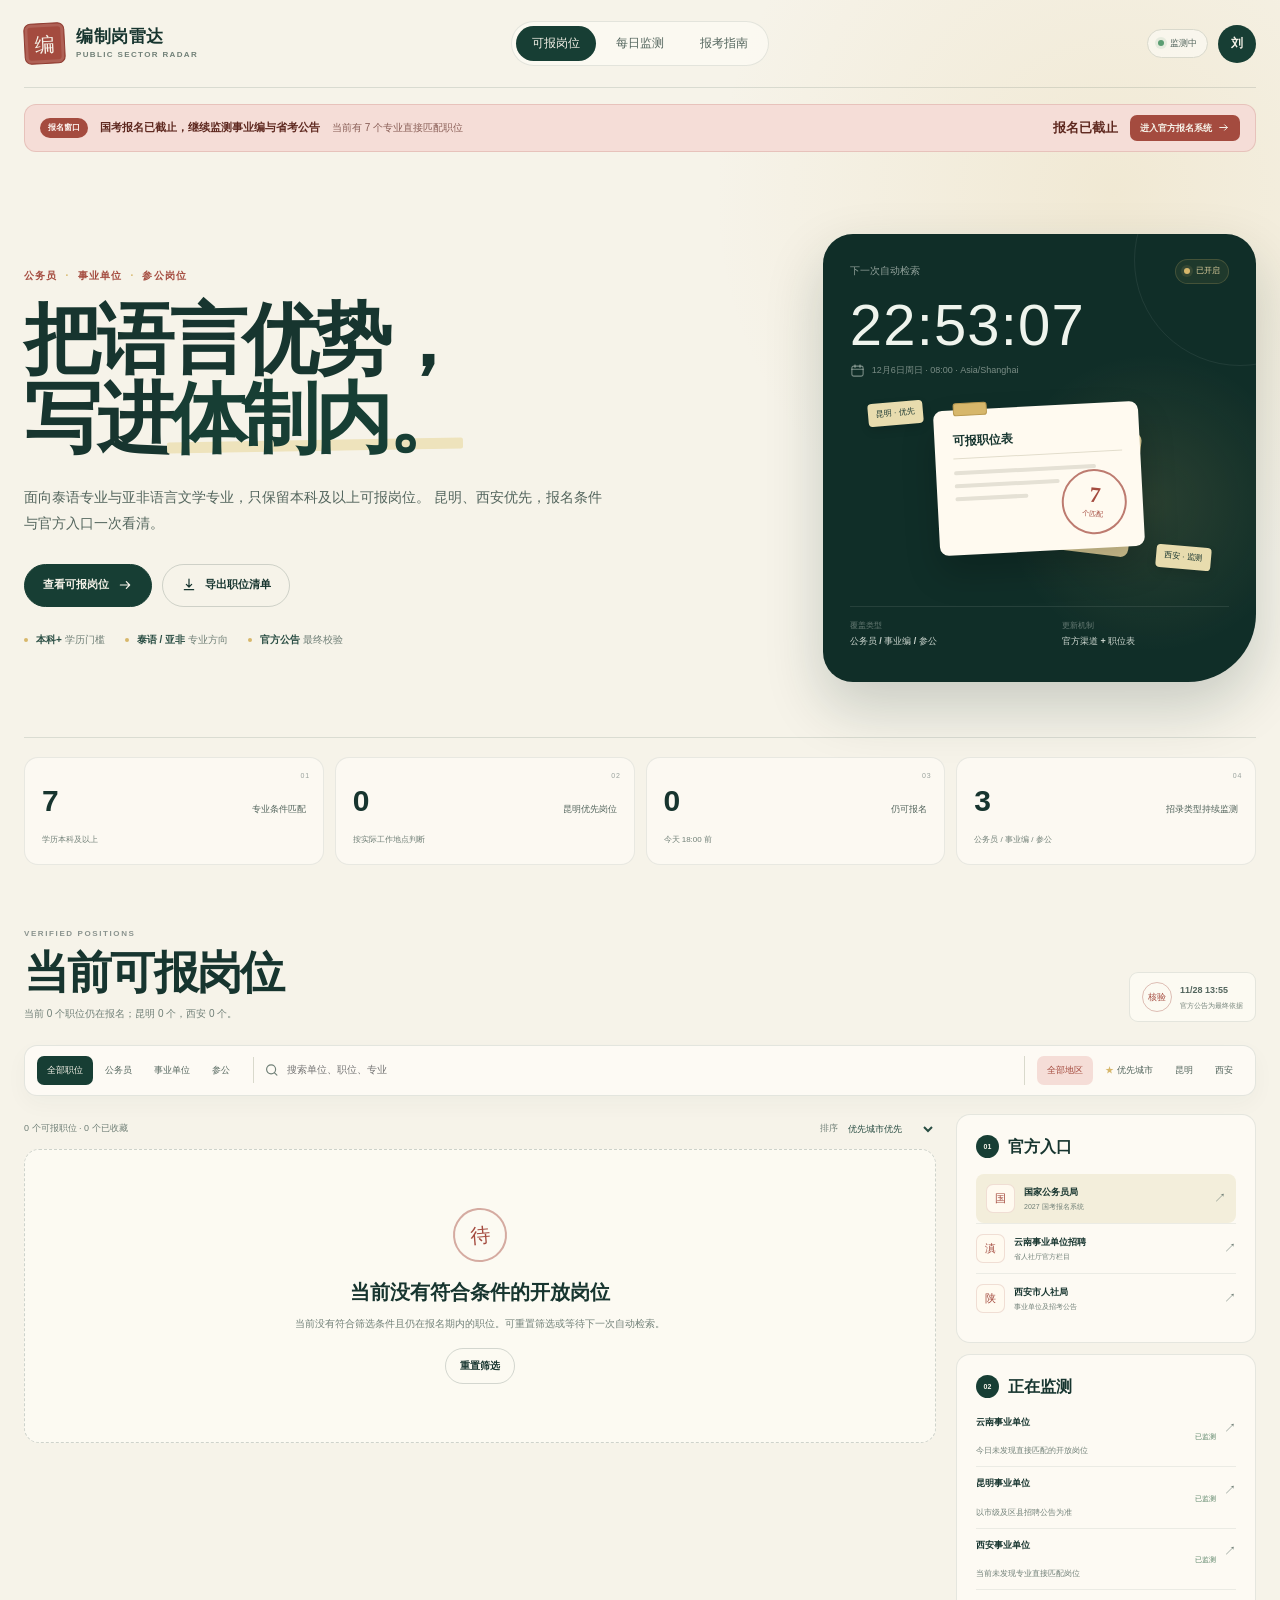
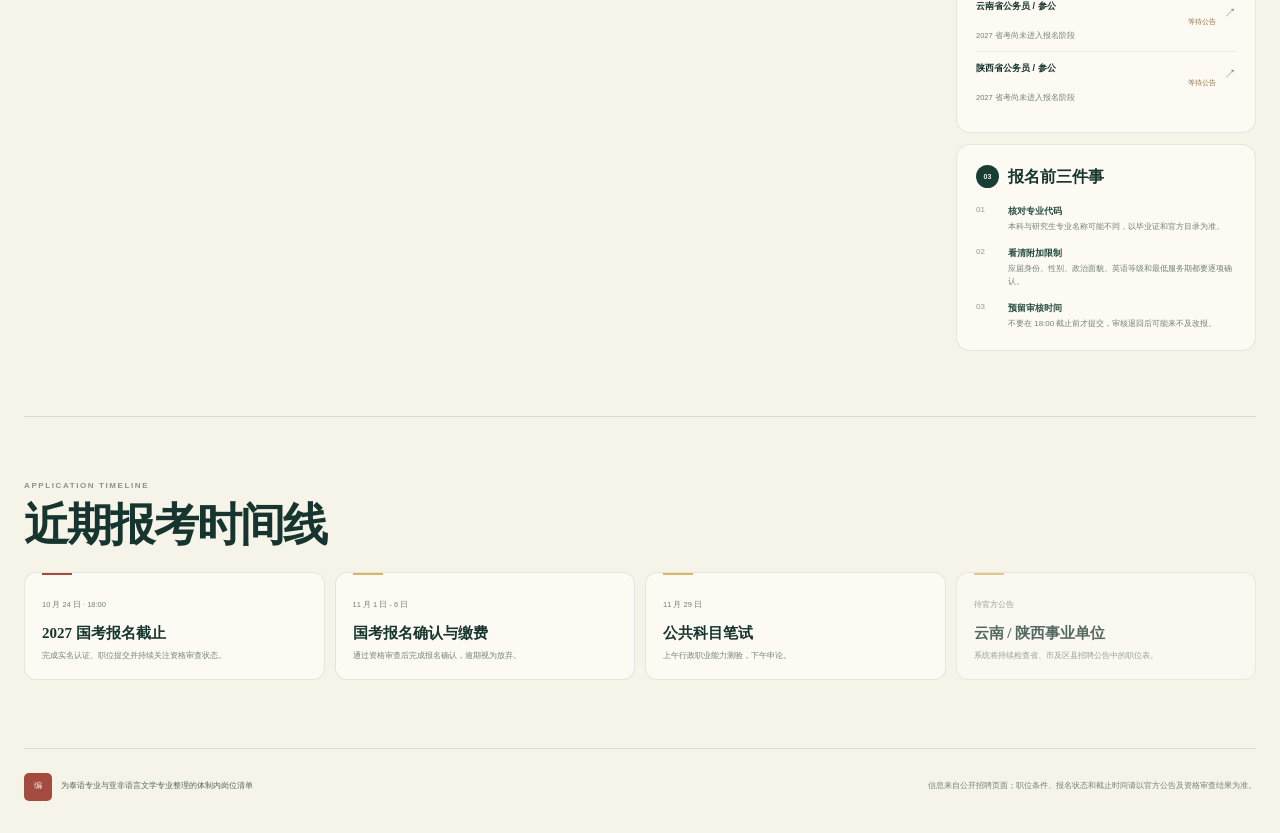
<file: outputs/public-sector/index.html>
<!doctype html>
<html lang="zh-CN">
  <head>
    <meta charset="UTF-8" />
    <meta name="viewport" content="width=device-width, initial-scale=1.0" />
    <meta
      name="description"
      content="每日检索泰语、亚非语言文学专业可报考的公务员、事业单位和参公岗位，优先展示昆明、西安。"
    />
    <meta name="theme-color" content="#17352f" />
    <link rel="manifest" href="manifest.webmanifest" />
    <link rel="stylesheet" href="styles.css" />
    <title>编制岗雷达 · Public Sector Radar</title>
  </head>
  <body>
    <div class="page-shell">
      <header class="site-header">
        <a class="brand" href="#top" aria-label="编制岗雷达首页">
          <span class="brand-seal" aria-hidden="true">
            <span>编</span>
          </span>
          <span class="brand-copy">
            <strong>编制岗雷达</strong>
            <small>PUBLIC SECTOR RADAR</small>
          </span>
        </a>
        <nav class="main-nav" aria-label="主导航">
          <a href="#positions" class="nav-link active">可报岗位</a>
          <a href="#schedule" class="nav-link">每日监测</a>
          <a href="#guide" class="nav-link">报考指南</a>
        </nav>
        <div class="header-meta">
          <span class="service-state"><i></i> 监测中</span>
          <button class="avatar-button" id="settingsButton" type="button" aria-label="打开设置">刘</button>
        </div>
      </header>

      <main id="top">
        <section class="alert-strip" aria-label="报名提醒">
          <span class="alert-tag">报名窗口</span>
          <strong id="alertTitle">2027 国考报名今日 18:00 截止</strong>
          <span class="alert-note">当前有 7 个专业直接匹配职位</span>
          <span class="alert-countdown" id="deadlineCountdown">计算中…</span>
          <a id="officialTopButton" href="http://bm.scs.gov.cn/pp/gkweb/core/web/ui/business/auth/login.html" target="_blank" rel="noopener noreferrer">
            进入官方报名系统
            <svg viewBox="0 0 24 24" fill="none" aria-hidden="true">
              <path d="M5 12h14M14 7l5 5-5 5" stroke="currentColor" stroke-width="1.8" stroke-linecap="round" stroke-linejoin="round"/>
            </svg>
          </a>
        </section>

        <section class="hero" aria-labelledby="heroTitle">
          <div class="hero-copy">
            <div class="eyebrow">
              <span>公务员</span><i>·</i><span>事业单位</span><i>·</i><span>参公岗位</span>
            </div>
            <h1 id="heroTitle">
              把语言优势，<br />
              写进<span class="accent">体制内。</span>
            </h1>
            <p class="hero-lede">
              面向泰语专业与亚非语言文学专业，只保留本科及以上可报岗位。
              昆明、西安优先，报名条件与官方入口一次看清。
            </p>
            <div class="hero-actions">
              <a class="primary-button" href="#positions">
                查看可报岗位
                <svg viewBox="0 0 24 24" fill="none" aria-hidden="true">
                  <path d="M5 12h14M14 7l5 5-5 5" stroke="currentColor" stroke-width="1.8" stroke-linecap="round" stroke-linejoin="round"/>
                </svg>
              </a>
              <button class="secondary-button" id="exportButton" type="button">
                <svg viewBox="0 0 24 24" fill="none" aria-hidden="true">
                  <path d="M12 3v12m0 0 4-4m-4 4-4-4M5 19h14" stroke="currentColor" stroke-width="1.8" stroke-linecap="round" stroke-linejoin="round"/>
                </svg>
                导出职位清单
              </button>
            </div>
            <div class="criteria-row">
              <span><b>本科+</b> 学历门槛</span>
              <span><b>泰语 / 亚非</b> 专业方向</span>
              <span><b>官方公告</b> 最终校验</span>
            </div>
          </div>

          <aside class="radar-panel" id="schedule">
            <div class="radar-topline">
              <span>下一次自动检索</span>
              <span class="active-tag"><i></i> 已开启</span>
            </div>
            <div class="countdown" id="countdown">--:--:--</div>
            <div class="next-run">
              <svg viewBox="0 0 24 24" fill="none" aria-hidden="true">
                <rect x="3" y="5" width="18" height="16" rx="3" stroke="currentColor" stroke-width="1.7"/>
                <path d="M8 3v4M16 3v4M3 10h18" stroke="currentColor" stroke-width="1.7" stroke-linecap="round"/>
              </svg>
              <span id="nextRun">每天 08:00 · Asia/Shanghai</span>
            </div>
            <div class="file-visual" aria-hidden="true">
              <div class="file-back"></div>
              <div class="file-card">
                <div class="file-clip"></div>
                <div class="file-heading">可报职位表</div>
                <div class="file-line long"></div>
                <div class="file-line"></div>
                <div class="file-line short"></div>
                <div class="file-stamp">
                  <strong id="fileCount">7</strong>
                  <span>个匹配</span>
                </div>
              </div>
              <span class="city-note note-km">昆明 · 优先</span>
              <span class="city-note note-xa">西安 · 监测</span>
            </div>
            <div class="radar-footer">
              <div><small>覆盖类型</small><strong>公务员 / 事业编 / 参公</strong></div>
              <div><small>更新机制</small><strong>官方渠道 + 职位表</strong></div>
            </div>
          </aside>
        </section>

        <section class="metrics" aria-label="检索概览">
          <article class="metric">
            <span class="metric-no">01</span>
            <strong id="matchMetric">7</strong>
            <span>专业条件匹配</span>
            <small>学历本科及以上</small>
          </article>
          <article class="metric">
            <span class="metric-no">02</span>
            <strong id="cityMetric">1</strong>
            <span>昆明优先岗位</span>
            <small>按实际工作地点判断</small>
          </article>
          <article class="metric">
            <span class="metric-no">03</span>
            <strong id="openMetric">7</strong>
            <span>仍可报名</span>
            <small>今天 18:00 前</small>
          </article>
          <article class="metric">
            <span class="metric-no">04</span>
            <strong>3</strong>
            <span>招录类型持续监测</span>
            <small>公务员 / 事业编 / 参公</small>
          </article>
        </section>

        <section class="positions-section" id="positions" aria-labelledby="positionsTitle">
          <div class="section-heading">
            <div>
              <span class="section-kicker">VERIFIED POSITIONS</span>
              <h2 id="positionsTitle">当前可报岗位</h2>
              <p id="resultSummary">正在读取最新职位数据…</p>
            </div>
            <div class="source-stamp">
              <span>核验</span>
              <strong id="checkedTime">10/24 12:20</strong>
              <small>官方公告为最终依据</small>
            </div>
          </div>

          <div class="filter-bar">
            <div class="type-tabs" id="typeFilters" role="group" aria-label="招录类型">
              <button class="active" type="button" data-type="all">全部职位</button>
              <button type="button" data-type="公务员">公务员</button>
              <button type="button" data-type="事业单位">事业单位</button>
              <button type="button" data-type="参公">参公</button>
            </div>
            <div class="filter-search">
              <svg viewBox="0 0 24 24" fill="none" aria-hidden="true">
                <circle cx="11" cy="11" r="7" stroke="currentColor" stroke-width="1.8"/>
                <path d="m16 16 4 4" stroke="currentColor" stroke-width="1.8" stroke-linecap="round"/>
              </svg>
              <input id="searchInput" type="search" placeholder="搜索单位、职位、专业" autocomplete="off" />
            </div>
            <div class="city-select" id="cityFilters" role="group" aria-label="城市筛选">
              <button class="active" type="button" data-city="all">全部地区</button>
              <button type="button" data-city="priority"><span>★</span> 优先城市</button>
              <button type="button" data-city="昆明">昆明</button>
              <button type="button" data-city="西安">西安</button>
            </div>
          </div>

          <div class="content-grid">
            <div class="positions-main">
              <div class="list-tools">
                <span id="visibleCount">0 个匹配职位</span>
                <label>
                  <span>排序</span>
                  <select id="sortSelect">
                    <option value="priority">优先城市优先</option>
                    <option value="less-competition">报名人数从少到多</option>
                    <option value="quota">招录人数从多到少</option>
                  </select>
                </label>
              </div>
              <div class="position-list" id="positionList" aria-live="polite"></div>
              <div class="empty-state" id="emptyState" hidden>
                <span class="empty-seal">待</span>
                <h3>当前没有符合条件的开放岗位</h3>
                <p id="emptyMessage">西安当前未发现泰语 / 亚非语言文学、本科及以上的开放职位。系统会继续监测官方公告。</p>
                <button class="secondary-button compact" id="resetButton" type="button">重置筛选</button>
              </div>
            </div>

            <aside class="side-column" id="guide">
              <section class="side-card official-card">
                <div class="side-heading">
                  <span class="side-number">01</span>
                  <h3>官方入口</h3>
                </div>
                <a class="official-link featured" href="http://bm.scs.gov.cn/pp/gkweb/core/web/ui/business/auth/login.html" target="_blank" rel="noopener noreferrer">
                  <span class="link-icon">国</span>
                  <span><strong>国家公务员局</strong><small>2027 国考报名系统</small></span>
                  <span class="arrow">↗</span>
                </a>
                <a class="official-link" href="https://hrss.yn.gov.cn/NewsLsit.aspx?ClassID=602" target="_blank" rel="noopener noreferrer">
                  <span class="link-icon">滇</span>
                  <span><strong>云南事业单位招聘</strong><small>省人社厅官方栏目</small></span>
                  <span class="arrow">↗</span>
                </a>
                <a class="official-link" href="https://xahrss.xa.gov.cn/" target="_blank" rel="noopener noreferrer">
                  <span class="link-icon">陕</span>
                  <span><strong>西安市人社局</strong><small>事业单位及招考公告</small></span>
                  <span class="arrow">↗</span>
                </a>
              </section>

              <section class="side-card">
                <div class="side-heading">
                  <span class="side-number">02</span>
                  <h3>正在监测</h3>
                </div>
                <div class="monitor-list" id="monitorList"></div>
              </section>

              <section class="side-card checklist-card">
                <div class="side-heading">
                  <span class="side-number">03</span>
                  <h3>报名前三件事</h3>
                </div>
                <ol class="checklist">
                  <li><span>01</span><p><strong>核对专业代码</strong>本科与研究生专业名称可能不同，以毕业证和官方目录为准。</p></li>
                  <li><span>02</span><p><strong>看清附加限制</strong>应届身份、性别、政治面貌、英语等级和最低服务期都要逐项确认。</p></li>
                  <li><span>03</span><p><strong>预留审核时间</strong>不要在 18:00 截止前才提交，审核退回后可能来不及改报。</p></li>
                </ol>
              </section>
            </aside>
          </div>
        </section>

        <section class="timeline-section" aria-labelledby="timelineTitle">
          <span class="section-kicker">APPLICATION TIMELINE</span>
          <h2 id="timelineTitle">近期报考时间线</h2>
          <div class="timeline">
            <article class="timeline-item urgent">
              <span>10 月 24 日 · 18:00</span>
              <h3>2027 国考报名截止</h3>
              <p>完成实名认证、职位提交并持续关注资格审查状态。</p>
            </article>
            <article class="timeline-item">
              <span>11 月 1 日 - 6 日</span>
              <h3>国考报名确认与缴费</h3>
              <p>通过资格审查后完成报名确认，逾期视为放弃。</p>
            </article>
            <article class="timeline-item">
              <span>11 月 29 日</span>
              <h3>公共科目笔试</h3>
              <p>上午行政职业能力测验，下午申论。</p>
            </article>
            <article class="timeline-item muted">
              <span>待官方公告</span>
              <h3>云南 / 陕西事业单位</h3>
              <p>系统将持续检查省、市及区县招聘公告中的职位表。</p>
            </article>
          </div>
        </section>
      </main>

      <footer class="site-footer">
        <div class="footer-brand">
          <span class="footer-seal">编</span>
          <span>为泰语专业与亚非语言文学专业整理的体制内岗位清单</span>
        </div>
        <p>信息来自公开招聘页面；职位条件、报名状态和截止时间请以官方公告及资格审查结果为准。</p>
      </footer>
    </div>

    <dialog class="job-dialog" id="jobDialog">
      <button class="dialog-close" id="dialogClose" type="button" aria-label="关闭">×</button>
      <div id="dialogContent"></div>
    </dialog>

    <dialog class="settings-dialog" id="settingsDialog">
      <button class="dialog-close" id="settingsClose" type="button" aria-label="关闭">×</button>
      <span class="section-kicker">MONITORING</span>
      <h2>监测设置</h2>
      <div class="setting-row"><div><strong>每日检索</strong><span>每天上午 08:00 · Asia/Shanghai</span></div><span class="setting-tag">已开启</span></div>
      <div class="setting-row"><div><strong>目标类型</strong><span>公务员、事业单位、参公岗位</span></div><span class="setting-tag">3 类</span></div>
      <div class="setting-row"><div><strong>学历与专业</strong><span>本科及以上；泰语、亚非语言文学</span></div><span class="setting-tag">已锁定</span></div>
      <div class="settings-note">
        <strong>在线更新机制</strong>
        <p>网站由每日定时任务检查公开招聘页面；若来源暂时限流，会保留最近一次有效清单。</p>
      </div>
    </dialog>

    <div class="toast" id="toast" role="status" aria-live="polite"></div>
    <script src="data.js"></script>
    <script src="app.js"></script>
  </body>
</html>
</file>
<file: outputs/public-sector/styles.css>
:root {
  --ink: #17352f;
  --ink-2: #294d43;
  --forest: #173e34;
  --forest-deep: #102e28;
  --paper: #f6f3e9;
  --card: #fffdf7;
  --line: #d9d9cc;
  --muted: #718078;
  --muted-2: #53655d;
  --gold: #d7b76b;
  --gold-light: #eee3bc;
  --red: #a44b3f;
  --red-light: #f5ddd7;
  --green-light: #e7eee4;
  --shadow: 0 15px 45px rgba(23, 53, 47, 0.08);
  --font-sans: "Avenir Next", "PingFang SC", "Hiragino Sans GB", "Microsoft YaHei", sans-serif;
  --font-serif: "Songti SC", "STSong", "Noto Serif SC", Georgia, serif;
}

* {
  box-sizing: border-box;
}

html {
  scroll-behavior: smooth;
  scroll-padding-top: 92px;
}

body {
  margin: 0;
  min-width: 320px;
  color: var(--ink);
  background:
    radial-gradient(circle at 87% 8%, rgba(215, 183, 107, 0.17), transparent 25rem),
    var(--paper);
  font-family: var(--font-sans);
  font-size: 15px;
  line-height: 1.6;
  -webkit-font-smoothing: antialiased;
}

button,
input,
select {
  font: inherit;
}

button {
  color: inherit;
}

a {
  color: inherit;
  text-decoration: none;
}

svg {
  display: block;
}

::selection {
  color: var(--ink);
  background: var(--gold-light);
}

.page-shell {
  width: min(100% - 48px, 1380px);
  margin: 0 auto;
}

.site-header {
  display: grid;
  grid-template-columns: 1fr auto 1fr;
  align-items: center;
  min-height: 88px;
  border-bottom: 1px solid rgba(23, 53, 47, 0.13);
}

.brand {
  display: inline-flex;
  align-items: center;
  justify-self: start;
  gap: 11px;
}

.brand-seal {
  display: grid;
  width: 41px;
  height: 41px;
  color: var(--paper);
  background: var(--red);
  border: 1px solid #8f3c32;
  border-radius: 7px;
  box-shadow: inset 0 0 0 3px rgba(255, 255, 255, 0.12);
  transform: rotate(-3deg);
  place-items: center;
}

.brand-seal span {
  font-family: var(--font-serif);
  font-size: 20px;
}

.brand-copy {
  display: flex;
  flex-direction: column;
  line-height: 1.05;
}

.brand-copy strong {
  font-size: 17px;
  letter-spacing: 0.03em;
}

.brand-copy small {
  margin-top: 5px;
  color: var(--muted);
  font-size: 8px;
  font-weight: 700;
  letter-spacing: 0.17em;
}

.main-nav {
  display: flex;
  gap: 4px;
  padding: 4px;
  background: rgba(255, 253, 247, 0.55);
  border: 1px solid rgba(23, 53, 47, 0.1);
  border-radius: 999px;
}

.nav-link {
  padding: 8px 16px;
  color: var(--muted-2);
  border-radius: 999px;
  font-size: 12px;
  transition: 160ms ease;
}

.nav-link:hover,
.nav-link.active {
  color: var(--paper);
  background: var(--forest);
}

.header-meta {
  display: flex;
  align-items: center;
  justify-self: end;
  gap: 10px;
}

.service-state {
  display: inline-flex;
  align-items: center;
  gap: 6px;
  padding: 6px 10px;
  color: var(--muted-2);
  background: rgba(255, 255, 255, 0.45);
  border: 1px solid var(--line);
  border-radius: 999px;
  font-size: 9px;
}

.service-state i,
.active-tag i {
  width: 6px;
  height: 6px;
  background: #5b9d72;
  border-radius: 50%;
  box-shadow: 0 0 0 3px rgba(91, 157, 114, 0.12);
}

.avatar-button {
  display: grid;
  width: 38px;
  height: 38px;
  padding: 0;
  color: var(--paper);
  background: var(--forest);
  border: 0;
  border-radius: 50%;
  font-size: 12px;
  font-weight: 700;
  cursor: pointer;
  place-items: center;
}

.alert-strip {
  display: flex;
  align-items: center;
  gap: 12px;
  min-height: 48px;
  padding: 8px 15px;
  margin-top: 16px;
  color: #5e281f;
  background: var(--red-light);
  border: 1px solid rgba(164, 75, 63, 0.18);
  border-radius: 12px;
  font-size: 10px;
}

.alert-tag {
  padding: 4px 8px;
  color: #fff8f5;
  background: var(--red);
  border-radius: 999px;
  font-size: 8px;
  font-weight: 700;
}

.alert-strip strong {
  font-size: 11px;
}

.alert-note {
  color: #8a5f57;
}

.alert-countdown {
  margin-left: auto;
  font-family: "Avenir Next Condensed", var(--font-sans);
  font-size: 13px;
  font-weight: 700;
  font-variant-numeric: tabular-nums;
}

.alert-strip a {
  display: inline-flex;
  align-items: center;
  gap: 5px;
  padding: 6px 10px;
  color: var(--paper);
  background: var(--red);
  border-radius: 7px;
  font-size: 9px;
  font-weight: 650;
}

.alert-strip a svg {
  width: 13px;
  height: 13px;
}

.hero {
  display: grid;
  grid-template-columns: minmax(0, 1.25fr) minmax(370px, 0.75fr);
  gap: clamp(40px, 6vw, 85px);
  align-items: center;
  padding: clamp(46px, 6.5vw, 82px) 0 55px;
}

.eyebrow {
  display: flex;
  align-items: center;
  gap: 8px;
  margin-bottom: 17px;
  color: var(--red);
  font-size: 10px;
  font-weight: 650;
  letter-spacing: 0.12em;
}

.eyebrow i {
  color: var(--gold);
  font-style: normal;
}

.hero h1 {
  max-width: 760px;
  margin: 0;
  font-family: var(--font-serif);
  font-size: clamp(52px, 6vw, 82px);
  font-weight: 600;
  line-height: 1.03;
  letter-spacing: -0.055em;
}

.accent {
  position: relative;
  display: inline-block;
  z-index: 1;
  color: var(--forest);
}

.accent::after {
  position: absolute;
  z-index: -1;
  right: -2px;
  bottom: 8px;
  left: -3px;
  height: 14%;
  background: var(--gold-light);
  border-radius: 2px;
  content: "";
  transform: rotate(-1deg);
}

.hero-lede {
  max-width: 580px;
  margin: 24px 0 0;
  color: var(--muted-2);
  font-size: 14px;
  line-height: 1.9;
}

.hero-actions {
  display: flex;
  flex-wrap: wrap;
  gap: 10px;
  margin-top: 27px;
}

.primary-button,
.secondary-button {
  display: inline-flex;
  align-items: center;
  justify-content: center;
  gap: 8px;
  min-height: 43px;
  padding: 0 18px;
  border-radius: 999px;
  font-size: 11px;
  font-weight: 650;
  cursor: pointer;
  transition: transform 160ms ease, box-shadow 160ms ease, background 160ms ease;
}

.primary-button {
  color: var(--paper);
  background: var(--forest);
  border: 1px solid var(--forest);
}

.primary-button:hover {
  background: var(--forest-deep);
  box-shadow: 0 8px 18px rgba(23, 53, 47, 0.16);
  transform: translateY(-1px);
}

.secondary-button {
  color: var(--ink);
  background: transparent;
  border: 1px solid rgba(23, 53, 47, 0.18);
}

.secondary-button:hover {
  background: var(--card);
}

.secondary-button.compact {
  min-height: 36px;
  padding: 0 14px;
  font-size: 10px;
}

.primary-button svg,
.secondary-button svg {
  width: 16px;
  height: 16px;
}

.criteria-row {
  display: flex;
  flex-wrap: wrap;
  gap: 9px 20px;
  margin-top: 25px;
  color: var(--muted);
  font-size: 10px;
}

.criteria-row span {
  position: relative;
  padding-left: 12px;
}

.criteria-row span::before {
  position: absolute;
  top: 0.65em;
  left: 0;
  width: 4px;
  height: 4px;
  background: var(--gold);
  border-radius: 50%;
  content: "";
}

.criteria-row b {
  color: var(--ink-2);
}

.radar-panel {
  position: relative;
  min-height: 448px;
  padding: 25px 27px 22px;
  overflow: hidden;
  color: #eff4ed;
  background:
    radial-gradient(circle at 76% 60%, rgba(215, 183, 107, 0.13), transparent 35%),
    var(--forest-deep);
  border-radius: 30px 30px 68px 30px;
  box-shadow: 0 25px 58px rgba(16, 46, 40, 0.2);
}

.radar-panel::before {
  position: absolute;
  top: -80px;
  right: -90px;
  width: 210px;
  height: 210px;
  border: 1px solid rgba(255, 255, 255, 0.07);
  border-radius: 50%;
  content: "";
}

.radar-topline {
  display: flex;
  align-items: center;
  justify-content: space-between;
  color: rgba(239, 244, 237, 0.58);
  font-size: 10px;
}

.active-tag {
  display: inline-flex;
  align-items: center;
  gap: 6px;
  padding: 5px 8px;
  color: #e9d8a4;
  background: rgba(215, 183, 107, 0.08);
  border: 1px solid rgba(215, 183, 107, 0.2);
  border-radius: 999px;
  font-size: 8px;
}

.active-tag i {
  background: var(--gold);
  box-shadow: 0 0 0 3px rgba(215, 183, 107, 0.12);
}

.countdown {
  margin-top: 12px;
  font-family: "Avenir Next Condensed", "DIN Condensed", var(--font-sans);
  font-size: clamp(44px, 5vw, 58px);
  font-weight: 500;
  line-height: 1;
  letter-spacing: 0.02em;
  font-variant-numeric: tabular-nums;
}

.next-run {
  display: flex;
  align-items: center;
  gap: 7px;
  margin-top: 9px;
  color: rgba(239, 244, 237, 0.48);
  font-size: 9px;
}

.next-run svg {
  width: 15px;
  height: 15px;
}

.file-visual {
  position: relative;
  height: 225px;
  margin-top: 3px;
}

.file-back {
  position: absolute;
  top: 41px;
  left: 51%;
  width: 185px;
  height: 125px;
  background: #d8c995;
  border-radius: 8px;
  transform: translateX(-50%) rotate(7deg);
}

.file-card {
  position: absolute;
  top: 25px;
  left: 50%;
  width: 205px;
  height: 145px;
  padding: 22px 18px;
  color: var(--ink);
  background: #fffaf0;
  border-radius: 9px;
  box-shadow: 0 18px 35px rgba(0, 0, 0, 0.2);
  transform: translateX(-50%) rotate(-3deg);
}

.file-clip {
  position: absolute;
  top: -7px;
  left: 20px;
  width: 34px;
  height: 13px;
  background: var(--gold);
  border: 1px solid #ba9a51;
  border-radius: 3px;
}

.file-heading {
  padding-bottom: 7px;
  border-bottom: 1px solid #e2ddcc;
  font-family: var(--font-serif);
  font-size: 12px;
  font-weight: 700;
}

.file-line {
  width: 62%;
  height: 4px;
  margin-top: 9px;
  background: #e5e1d5;
  border-radius: 9px;
}

.file-line.long {
  width: 84%;
  margin-top: 12px;
}

.file-line.short {
  width: 43%;
}

.file-stamp {
  position: absolute;
  right: 16px;
  bottom: 14px;
  display: grid;
  width: 65px;
  height: 65px;
  color: var(--red);
  border: 2px solid rgba(164, 75, 63, 0.72);
  border-radius: 50%;
  text-align: center;
  transform: rotate(9deg);
  place-content: center;
}

.file-stamp strong {
  font-family: var(--font-serif);
  font-size: 22px;
  line-height: 1;
}

.file-stamp span {
  margin-top: 2px;
  font-size: 7px;
}

.city-note {
  position: absolute;
  padding: 5px 8px;
  color: var(--ink);
  background: #e8dcae;
  border-radius: 4px;
  font-size: 8px;
  box-shadow: 0 4px 10px rgba(0, 0, 0, 0.12);
}

.note-km {
  top: 21px;
  left: 18px;
  transform: rotate(-5deg);
}

.note-xa {
  right: 18px;
  bottom: 37px;
  transform: rotate(5deg);
}

.radar-footer {
  display: grid;
  grid-template-columns: 1.2fr 1fr;
  gap: 12px;
  padding-top: 13px;
  border-top: 1px solid rgba(255, 255, 255, 0.09);
}

.radar-footer div {
  display: flex;
  flex-direction: column;
  gap: 2px;
}

.radar-footer small {
  color: rgba(239, 244, 237, 0.38);
  font-size: 7.5px;
}

.radar-footer strong {
  color: rgba(239, 244, 237, 0.86);
  font-size: 9px;
  font-weight: 550;
}

.metrics {
  display: grid;
  grid-template-columns: repeat(4, 1fr);
  gap: 11px;
  padding: 19px 0 54px;
  border-top: 1px solid rgba(23, 53, 47, 0.12);
}

.metric {
  position: relative;
  display: grid;
  grid-template-columns: 1fr auto;
  align-items: end;
  min-height: 108px;
  padding: 17px;
  background: rgba(255, 253, 247, 0.68);
  border: 1px solid rgba(23, 53, 47, 0.09);
  border-radius: 14px;
}

.metric-no {
  position: absolute;
  top: 12px;
  right: 13px;
  color: #9aa39e;
  font-size: 7px;
  letter-spacing: 0.1em;
}

.metric strong {
  grid-column: 1;
  font-family: "Avenir Next Condensed", var(--font-sans);
  font-size: 30px;
  font-weight: 650;
  line-height: 1;
}

.metric > span:not(.metric-no) {
  grid-column: 2;
  color: var(--muted-2);
  font-size: 9px;
}

.metric small {
  grid-column: 1 / -1;
  margin-top: 7px;
  color: var(--muted);
  font-size: 8px;
}

.positions-section {
  padding-bottom: 20px;
}

.section-heading {
  display: flex;
  align-items: end;
  justify-content: space-between;
  gap: 20px;
  margin-bottom: 23px;
}

.section-kicker {
  color: #8a938e;
  font-size: 8px;
  font-weight: 750;
  letter-spacing: 0.2em;
}

.section-heading h2,
.timeline-section h2,
.settings-dialog h2 {
  margin: 5px 0 0;
  font-family: var(--font-serif);
  font-size: clamp(33px, 3.5vw, 46px);
  font-weight: 600;
  line-height: 1.12;
  letter-spacing: -0.04em;
}

.section-heading p {
  margin: 8px 0 0;
  color: var(--muted);
  font-size: 10px;
}

.source-stamp {
  display: grid;
  grid-template-columns: auto 1fr;
  gap: 1px 8px;
  align-items: center;
  padding: 9px 12px;
  color: var(--muted-2);
  background: rgba(255, 253, 247, 0.62);
  border: 1px solid rgba(23, 53, 47, 0.1);
  border-radius: 9px;
}

.source-stamp > span {
  grid-row: 1 / 3;
  display: grid;
  width: 30px;
  height: 30px;
  color: var(--red);
  border: 1px solid rgba(164, 75, 63, 0.35);
  border-radius: 50%;
  font-family: var(--font-serif);
  font-size: 9px;
  place-items: center;
}

.source-stamp strong {
  font-size: 9px;
}

.source-stamp small {
  color: var(--muted);
  font-size: 7px;
}

.filter-bar {
  display: grid;
  grid-template-columns: auto minmax(180px, 1fr) auto;
  gap: 13px;
  align-items: center;
  padding: 10px 12px;
  background: rgba(255, 253, 247, 0.75);
  border: 1px solid rgba(23, 53, 47, 0.11);
  border-radius: 13px;
  box-shadow: 0 8px 22px rgba(23, 53, 47, 0.035);
}

.type-tabs,
.city-select {
  display: flex;
  gap: 2px;
}

.type-tabs button,
.city-select button {
  padding: 7px 10px;
  color: var(--muted-2);
  background: transparent;
  border: 0;
  border-radius: 7px;
  font-size: 9px;
  white-space: nowrap;
  cursor: pointer;
}

.type-tabs button.active {
  color: var(--paper);
  background: var(--forest);
}

.city-select {
  padding-left: 12px;
  border-left: 1px solid var(--line);
}

.city-select button.active {
  color: var(--red);
  background: var(--red-light);
}

.city-select span {
  color: var(--gold);
}

.filter-search {
  display: flex;
  align-items: center;
  gap: 8px;
  padding: 0 10px;
  border-left: 1px solid var(--line);
}

.filter-search svg {
  width: 16px;
  height: 16px;
  color: var(--muted);
}

.filter-search input {
  width: 100%;
  padding: 5px 0;
  color: var(--ink);
  background: transparent;
  border: 0;
  outline: 0;
  font-size: 10px;
}

.content-grid {
  display: grid;
  grid-template-columns: minmax(0, 1fr) 300px;
  gap: 20px;
  align-items: start;
  margin-top: 18px;
}

.list-tools {
  display: flex;
  align-items: center;
  justify-content: space-between;
  min-height: 30px;
  margin-bottom: 5px;
  color: var(--muted);
  font-size: 9px;
}

.list-tools label {
  display: flex;
  align-items: center;
  gap: 6px;
}

.list-tools select {
  color: var(--ink-2);
  background: transparent;
  border: 0;
  outline: 0;
  font-size: 9px;
}

.position-list {
  display: grid;
  gap: 11px;
}

.position-card {
  position: relative;
  padding: 20px 20px 16px;
  overflow: hidden;
  background: var(--card);
  border: 1px solid rgba(23, 53, 47, 0.11);
  border-radius: 15px;
  transition: transform 160ms ease, box-shadow 160ms ease, border-color 160ms ease;
}

.position-card:hover {
  border-color: rgba(23, 53, 47, 0.22);
  box-shadow: var(--shadow);
  transform: translateY(-2px);
}

.position-card.priority {
  padding-top: 24px;
  background:
    linear-gradient(90deg, rgba(215, 183, 107, 0.13), transparent 40%),
    var(--card);
  border-color: rgba(134, 104, 45, 0.26);
}

.position-card.priority::before {
  position: absolute;
  top: 0;
  bottom: 0;
  left: 0;
  width: 3px;
  background: var(--gold);
  content: "";
}

.priority-ribbon {
  position: absolute;
  top: 0;
  right: 0;
  padding: 5px 11px;
  color: #4d3b15;
  background: var(--gold);
  border-radius: 0 14px 0 9px;
  font-size: 7.5px;
  font-weight: 700;
  letter-spacing: 0.05em;
}

.card-top {
  display: grid;
  grid-template-columns: auto minmax(0, 1fr) auto;
  gap: 12px;
  align-items: start;
}

.category-seal {
  display: grid;
  width: 44px;
  height: 44px;
  color: var(--red);
  background: #faf1ed;
  border: 1px solid rgba(164, 75, 63, 0.18);
  border-radius: 9px;
  font-family: var(--font-serif);
  font-size: 16px;
  font-weight: 700;
  place-items: center;
}

.position-card.priority .category-seal {
  color: #6b521d;
  background: var(--gold-light);
  border-color: rgba(134, 104, 45, 0.2);
}

.position-title-wrap {
  min-width: 0;
}

.card-kicker {
  display: flex;
  align-items: center;
  gap: 7px;
  color: var(--muted);
  font-size: 8px;
}

.card-kicker .code {
  color: var(--red);
  font-family: "SFMono-Regular", Consolas, monospace;
}

.position-title-wrap h3 {
  overflow: hidden;
  margin: 3px 0 0;
  font-size: 16px;
  line-height: 1.35;
  text-overflow: ellipsis;
  white-space: nowrap;
}

.employer {
  overflow: hidden;
  margin: 4px 0 0;
  color: var(--muted-2);
  font-size: 10px;
  text-overflow: ellipsis;
  white-space: nowrap;
}

.open-badge {
  display: inline-flex;
  align-items: center;
  gap: 4px;
  padding: 4px 7px;
  color: #3d7451;
  background: #e9f3e9;
  border-radius: 999px;
  font-size: 7px;
  font-weight: 650;
  white-space: nowrap;
}

.open-badge::before {
  width: 4px;
  height: 4px;
  background: #58a46c;
  border-radius: 50%;
  content: "";
}

.open-badge.closed {
  color: var(--muted);
  background: #ecece7;
}

.open-badge.closed::before {
  background: #9a9f9a;
}

.card-tags {
  display: flex;
  flex-wrap: wrap;
  gap: 5px;
  margin: 13px 0 12px 56px;
}

.tag {
  padding: 4px 7px;
  color: var(--muted-2);
  background: #f1f1e9;
  border-radius: 5px;
  font-size: 8px;
}

.tag.major {
  color: var(--red);
  background: #faece7;
  font-weight: 650;
}

.tag.education {
  color: var(--forest);
  background: var(--green-light);
}

.fact-grid {
  display: grid;
  grid-template-columns: 1.2fr 0.8fr 0.75fr;
  gap: 11px;
  margin: 0 0 13px 56px;
  padding: 11px 0;
  border-top: 1px solid rgba(23, 53, 47, 0.075);
  border-bottom: 1px solid rgba(23, 53, 47, 0.075);
}

.fact {
  min-width: 0;
}

.fact span {
  display: block;
  margin-bottom: 3px;
  color: #949b96;
  font-size: 7px;
}

.fact strong {
  display: block;
  overflow: hidden;
  color: var(--ink-2);
  font-size: 9px;
  font-weight: 550;
  text-overflow: ellipsis;
  white-space: nowrap;
}

.fact strong.urgency {
  color: var(--red);
}

.apply-row {
  display: flex;
  align-items: center;
  justify-content: space-between;
  gap: 12px;
  margin-left: 56px;
  padding: 9px 10px;
  background: #f4f3eb;
  border-radius: 8px;
}

.apply-hint {
  min-width: 0;
}

.apply-hint strong {
  display: block;
  color: var(--muted-2);
  font-size: 8px;
}

.apply-hint span {
  display: block;
  overflow: hidden;
  color: var(--muted);
  font-size: 7px;
  text-overflow: ellipsis;
  white-space: nowrap;
}

.card-actions {
  display: flex;
  flex: 0 0 auto;
  gap: 5px;
}

.bookmark-button {
  display: grid;
  width: 29px;
  height: 29px;
  padding: 0;
  color: var(--muted);
  background: var(--card);
  border: 1px solid var(--line);
  border-radius: 7px;
  cursor: pointer;
  place-items: center;
}

.bookmark-button.saved {
  color: var(--red);
  background: #faece7;
}

.bookmark-button svg {
  width: 13px;
  height: 13px;
  fill: none;
}

.bookmark-button.saved svg {
  fill: currentColor;
}

.detail-button {
  padding: 0 11px;
  height: 29px;
  color: var(--paper);
  background: var(--forest);
  border: 0;
  border-radius: 7px;
  font-size: 8px;
  font-weight: 650;
  cursor: pointer;
}

.card-footer {
  display: flex;
  justify-content: space-between;
  gap: 10px;
  margin: 9px 0 0 56px;
  color: #979d98;
  font-size: 7px;
}

.empty-state {
  padding: 58px 25px;
  text-align: center;
  background: rgba(255, 253, 247, 0.65);
  border: 1px dashed rgba(23, 53, 47, 0.2);
  border-radius: 15px;
}

.empty-seal {
  display: grid;
  width: 54px;
  height: 54px;
  margin: 0 auto 14px;
  color: var(--red);
  border: 2px solid rgba(164, 75, 63, 0.45);
  border-radius: 50%;
  font-family: var(--font-serif);
  font-size: 20px;
  transform: rotate(-5deg);
  place-items: center;
}

.empty-state h3 {
  margin: 0;
  font-family: var(--font-serif);
  font-size: 20px;
}

.empty-state p {
  max-width: 420px;
  margin: 8px auto 16px;
  color: var(--muted);
  font-size: 10px;
}

.side-column {
  display: grid;
  gap: 11px;
}

.side-card {
  padding: 19px;
  background: rgba(255, 253, 247, 0.72);
  border: 1px solid rgba(23, 53, 47, 0.1);
  border-radius: 14px;
}

.side-heading {
  display: flex;
  align-items: center;
  gap: 9px;
  margin-bottom: 15px;
}

.side-number {
  display: grid;
  width: 23px;
  height: 23px;
  color: var(--paper);
  background: var(--forest);
  border-radius: 50%;
  font-size: 7px;
  font-weight: 700;
  place-items: center;
}

.side-heading h3 {
  margin: 0;
  font-family: var(--font-serif);
  font-size: 16px;
}

.official-link {
  display: grid;
  grid-template-columns: auto 1fr auto;
  gap: 9px;
  align-items: center;
  padding: 10px 0;
  border-top: 1px solid rgba(23, 53, 47, 0.075);
}

.official-link.featured {
  background: #f3eedb;
  border: 0;
  border-radius: 8px;
  padding: 10px;
}

.link-icon {
  display: grid;
  width: 29px;
  height: 29px;
  color: var(--red);
  background: #fffaf0;
  border: 1px solid rgba(164, 75, 63, 0.16);
  border-radius: 7px;
  font-family: var(--font-serif);
  font-size: 11px;
  place-items: center;
}

.official-link > span:nth-child(2) {
  display: flex;
  flex-direction: column;
}

.official-link strong {
  font-size: 9px;
}

.official-link small {
  margin-top: 1px;
  color: var(--muted);
  font-size: 7px;
}

.arrow {
  color: var(--muted);
  font-size: 12px;
}

.monitor-list {
  display: grid;
}

.monitor-item {
  display: grid;
  grid-template-columns: 1fr auto;
  gap: 2px 8px;
  padding: 9px 0;
  border-top: 1px solid rgba(23, 53, 47, 0.075);
}

.monitor-item:first-child {
  border-top: 0;
  padding-top: 0;
}

.monitor-item strong {
  font-size: 9px;
}

.monitor-item p {
  grid-column: 1;
  margin: 1px 0 0;
  color: var(--muted);
  font-size: 7.5px;
}

.monitor-item a {
  grid-column: 2;
  grid-row: 1 / 3;
  align-self: center;
  color: var(--muted);
  font-size: 12px;
}

.monitor-status {
  justify-self: end;
  color: #568063;
  font-size: 7px;
}

.monitor-status.waiting {
  color: #8e7041;
}

.checklist {
  display: grid;
  gap: 13px;
  margin: 0;
  padding: 0;
  list-style: none;
}

.checklist li {
  display: grid;
  grid-template-columns: 24px 1fr;
  gap: 8px;
}

.checklist li > span {
  color: #929b96;
  font-family: "Avenir Next Condensed", var(--font-sans);
  font-size: 8px;
}

.checklist p {
  margin: 0;
  color: var(--muted);
  font-size: 8px;
  line-height: 1.65;
}

.checklist strong {
  display: block;
  margin-bottom: 1px;
  color: var(--ink-2);
  font-size: 9px;
}

.timeline-section {
  padding: 54px 0 30px;
  border-top: 1px solid rgba(23, 53, 47, 0.12);
  margin-top: 45px;
}

.timeline {
  display: grid;
  grid-template-columns: repeat(4, 1fr);
  gap: 10px;
  margin-top: 22px;
}

.timeline-item {
  position: relative;
  padding: 17px;
  background: rgba(255, 253, 247, 0.7);
  border: 1px solid rgba(23, 53, 47, 0.1);
  border-radius: 12px;
}

.timeline-item::before {
  position: absolute;
  top: 0;
  left: 17px;
  width: 30px;
  height: 2px;
  background: var(--gold);
  content: "";
}

.timeline-item.urgent::before {
  background: var(--red);
}

.timeline-item > span {
  color: var(--muted);
  font-size: 7.5px;
}

.timeline-item h3 {
  margin: 7px 0 4px;
  font-family: var(--font-serif);
  font-size: 15px;
}

.timeline-item p {
  margin: 0;
  color: var(--muted);
  font-size: 8px;
  line-height: 1.65;
}

.timeline-item.muted {
  opacity: 0.72;
}

.site-footer {
  display: flex;
  align-items: center;
  justify-content: space-between;
  gap: 20px;
  margin-top: 38px;
  padding: 24px 0 32px;
  color: var(--muted);
  border-top: 1px solid rgba(23, 53, 47, 0.12);
  font-size: 8px;
}

.footer-brand {
  display: flex;
  align-items: center;
  gap: 9px;
  color: var(--muted-2);
}

.footer-seal {
  display: grid;
  width: 28px;
  height: 28px;
  color: var(--paper);
  background: var(--red);
  border-radius: 5px;
  font-family: var(--font-serif);
  place-items: center;
}

.site-footer p {
  margin: 0;
  text-align: right;
}

dialog {
  padding: 0;
  color: var(--ink);
  background: var(--card);
  border: 0;
  box-shadow: 0 30px 80px rgba(16, 46, 40, 0.24);
}

dialog::backdrop {
  background: rgba(12, 34, 29, 0.48);
  backdrop-filter: blur(5px);
}

.job-dialog {
  width: min(94vw, 610px);
  max-height: 90vh;
  border-radius: 20px;
}

.dialog-close {
  position: absolute;
  z-index: 3;
  top: 14px;
  right: 15px;
  display: grid;
  width: 30px;
  height: 30px;
  padding: 0;
  color: var(--muted);
  background: rgba(255, 255, 255, 0.8);
  border: 1px solid var(--line);
  border-radius: 50%;
  font-size: 19px;
  cursor: pointer;
  place-items: center;
}

.dialog-body {
  padding: 27px;
}

.dialog-head {
  display: flex;
  gap: 12px;
  padding-right: 32px;
}

.dialog-head .category-seal {
  flex: 0 0 auto;
}

.dialog-head h2 {
  margin: 2px 0 3px;
  font-family: var(--font-serif);
  font-size: 23px;
  line-height: 1.25;
}

.dialog-head p {
  margin: 0;
  color: var(--muted);
  font-size: 9px;
}

.dialog-code {
  display: inline-block;
  margin-top: 7px;
  color: var(--red);
  font-family: "SFMono-Regular", Consolas, monospace;
  font-size: 9px;
}

.notice-box {
  margin: 18px 0;
  padding: 13px 14px;
  color: var(--muted-2);
  background: #f5ecd0;
  border-left: 3px solid var(--gold);
  border-radius: 7px;
  font-size: 9px;
  line-height: 1.75;
}

.dialog-facts {
  display: grid;
  grid-template-columns: repeat(2, 1fr);
  gap: 1px;
  overflow: hidden;
  margin-bottom: 17px;
  background: var(--line);
  border: 1px solid var(--line);
  border-radius: 10px;
}

.dialog-fact {
  padding: 10px 11px;
  background: #fffdf7;
}

.dialog-fact span {
  display: block;
  color: var(--muted);
  font-size: 7px;
}

.dialog-fact strong {
  display: block;
  margin-top: 2px;
  font-size: 9px;
  line-height: 1.5;
}

.dialog-section {
  margin-top: 16px;
}

.dialog-section h3 {
  margin: 0 0 8px;
  font-family: var(--font-serif);
  font-size: 15px;
}

.condition-list {
  display: flex;
  flex-wrap: wrap;
  gap: 5px;
  margin: 0;
  padding: 0;
  list-style: none;
}

.condition-list li {
  padding: 4px 7px;
  color: var(--muted-2);
  background: #f1f1e9;
  border-radius: 5px;
  font-size: 8px;
}

.application-steps {
  display: grid;
  gap: 8px;
  margin: 0;
  padding: 0;
  list-style: none;
  counter-reset: apply;
}

.application-steps li {
  display: grid;
  grid-template-columns: 23px 1fr;
  gap: 8px;
  align-items: center;
  color: var(--muted-2);
  font-size: 9px;
  counter-increment: apply;
}

.application-steps li::before {
  display: grid;
  width: 23px;
  height: 23px;
  color: var(--red);
  background: #f8ebe6;
  border-radius: 50%;
  content: counter(apply);
  font-size: 8px;
  font-weight: 700;
  place-items: center;
}

.dialog-actions {
  display: flex;
  gap: 8px;
  margin-top: 20px;
}

.dialog-actions .primary-button {
  flex: 1;
}

.dialog-actions .secondary-button {
  min-width: 110px;
}

.settings-dialog {
  width: min(92vw, 520px);
  padding: 30px;
  border-radius: 20px;
}

.settings-dialog h2 {
  margin-top: 7px;
  font-size: 31px;
}

.setting-row {
  display: flex;
  align-items: center;
  justify-content: space-between;
  gap: 20px;
  padding: 14px 0;
  border-top: 1px solid rgba(23, 53, 47, 0.1);
}

.setting-row:nth-of-type(1) {
  margin-top: 20px;
}

.setting-row div {
  display: flex;
  flex-direction: column;
  gap: 2px;
}

.setting-row strong {
  font-size: 10px;
}

.setting-row span {
  color: var(--muted);
  font-size: 8px;
}

.setting-tag {
  padding: 4px 8px;
  color: var(--red) !important;
  background: #f8ebe6;
  border-radius: 999px;
  font-size: 7px !important;
}

.settings-note {
  margin-top: 17px;
  padding: 14px;
  color: var(--muted-2);
  background: #f1f1e9;
  border-radius: 9px;
}

.settings-note strong {
  font-size: 9px;
}

.settings-note p {
  margin: 4px 0 0;
  color: var(--muted);
  font-size: 8px;
  line-height: 1.7;
}

.toast {
  position: fixed;
  z-index: 80;
  bottom: 24px;
  left: 50%;
  max-width: min(90vw, 460px);
  padding: 10px 16px;
  color: var(--paper);
  background: var(--forest-deep);
  border-radius: 999px;
  box-shadow: var(--shadow);
  font-size: 9px;
  opacity: 0;
  pointer-events: none;
  transform: translate(-50%, 14px);
  transition: opacity 180ms ease, transform 180ms ease;
}

.toast.show {
  opacity: 1;
  transform: translate(-50%, 0);
}

@media (max-width: 1100px) {
  .page-shell {
    width: min(100% - 36px, 1160px);
  }

  .hero {
    grid-template-columns: minmax(0, 1fr) 360px;
    gap: 35px;
  }

  .hero h1 {
    font-size: clamp(48px, 6.3vw, 70px);
  }

  .filter-bar {
    grid-template-columns: 1fr auto;
  }

  .filter-search {
    order: 3;
    grid-column: 1 / -1;
    padding: 7px 0 0;
    border-top: 1px solid var(--line);
    border-left: 0;
  }

  .content-grid {
    grid-template-columns: minmax(0, 1fr) 275px;
  }

  .metrics {
    grid-template-columns: repeat(2, 1fr);
  }
}

@media (max-width: 820px) {
  .site-header {
    grid-template-columns: 1fr auto;
    min-height: 74px;
  }

  .main-nav {
    display: none;
  }

  .hero {
    grid-template-columns: 1fr;
    padding-top: 38px;
  }

  .radar-panel {
    min-height: 430px;
  }

  .alert-strip {
    flex-wrap: wrap;
  }

  .alert-note {
    display: none;
  }

  .alert-countdown {
    margin-left: auto;
  }

  .content-grid {
    grid-template-columns: 1fr;
  }

  .side-column {
    grid-template-columns: 1fr 1fr;
  }

  .checklist-card {
    grid-column: 1 / -1;
  }

  .timeline {
    grid-template-columns: repeat(2, 1fr);
  }
}

@media (max-width: 600px) {
  .page-shell {
    width: min(100% - 24px, 580px);
  }

  .service-state {
    display: none;
  }

  .alert-strip {
    gap: 8px;
    padding: 9px 10px;
  }

  .alert-strip strong {
    flex: 1;
    min-width: 180px;
  }

  .alert-countdown {
    order: 4;
    width: 100%;
    margin-left: 0;
    padding-top: 4px;
    border-top: 1px solid rgba(164, 75, 63, 0.14);
  }

  .alert-strip a {
    margin-left: auto;
  }

  .hero h1 {
    font-size: clamp(43px, 12.5vw, 59px);
  }

  .hero-lede {
    font-size: 12px;
  }

  .hero-actions {
    display: grid;
    grid-template-columns: 1fr 1fr;
  }

  .hero-actions a,
  .hero-actions button {
    padding: 0 10px;
    font-size: 9px;
  }

  .criteria-row {
    display: grid;
    gap: 7px;
  }

  .radar-panel {
    padding: 21px;
    border-radius: 25px 25px 54px 25px;
  }

  .metrics {
    gap: 8px;
    padding-bottom: 40px;
  }

  .metric {
    min-height: 97px;
    padding: 13px;
  }

  .metric strong {
    font-size: 26px;
  }

  .section-heading {
    align-items: start;
  }

  .source-stamp {
    display: none;
  }

  .type-tabs {
    width: 100%;
    overflow-x: auto;
  }

  .type-tabs button {
    flex: 0 0 auto;
  }

  .city-select {
    padding-left: 0;
    border-left: 0;
  }

  .position-card,
  .position-card.priority {
    padding: 17px 14px 14px;
  }

  .position-card.priority {
    padding-top: 23px;
  }

  .card-top {
    grid-template-columns: auto minmax(0, 1fr);
  }

  .open-badge {
    grid-column: 2;
    justify-self: start;
    margin-top: 3px;
  }

  .card-tags,
  .fact-grid,
  .apply-row,
  .card-footer {
    margin-left: 0;
  }

  .card-tags {
    margin-top: 12px;
  }

  .fact-grid {
    grid-template-columns: 1fr 1fr;
  }

  .fact:first-child {
    grid-column: 1 / -1;
  }

  .apply-row {
    align-items: flex-start;
  }

  .apply-hint span {
    max-width: 165px;
  }

  .side-column {
    grid-template-columns: 1fr;
  }

  .checklist-card {
    grid-column: auto;
  }

  .timeline {
    grid-template-columns: 1fr;
  }

  .site-footer {
    align-items: flex-start;
    flex-direction: column;
  }

  .site-footer p {
    text-align: left;
  }

  .dialog-body,
  .settings-dialog {
    padding: 22px 18px;
  }

  .dialog-facts {
    grid-template-columns: 1fr;
  }

  .dialog-actions {
    flex-direction: column;
  }
}

@media (prefers-reduced-motion: reduce) {
  *,
  *::before,
  *::after {
    scroll-behavior: auto !important;
    transition-duration: 0.01ms !important;
    animation-duration: 0.01ms !important;
  }
}
</file>
